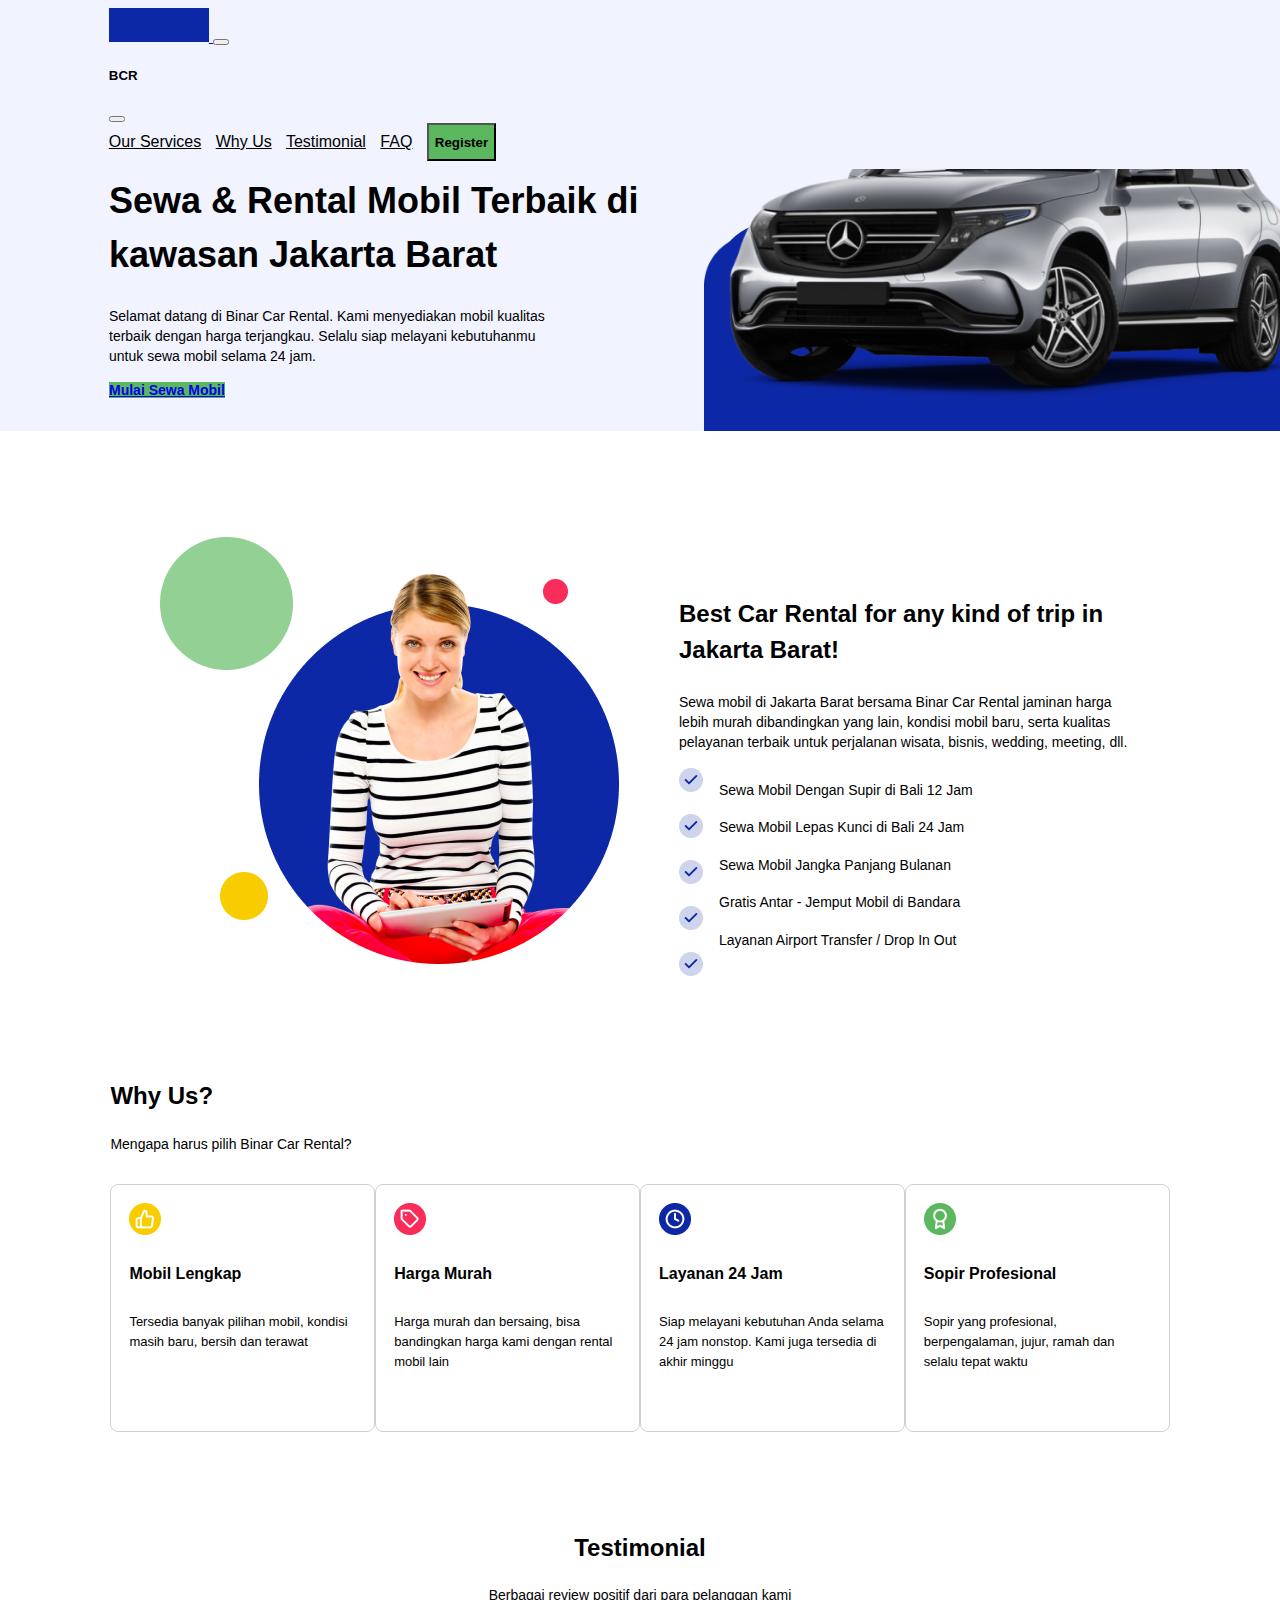
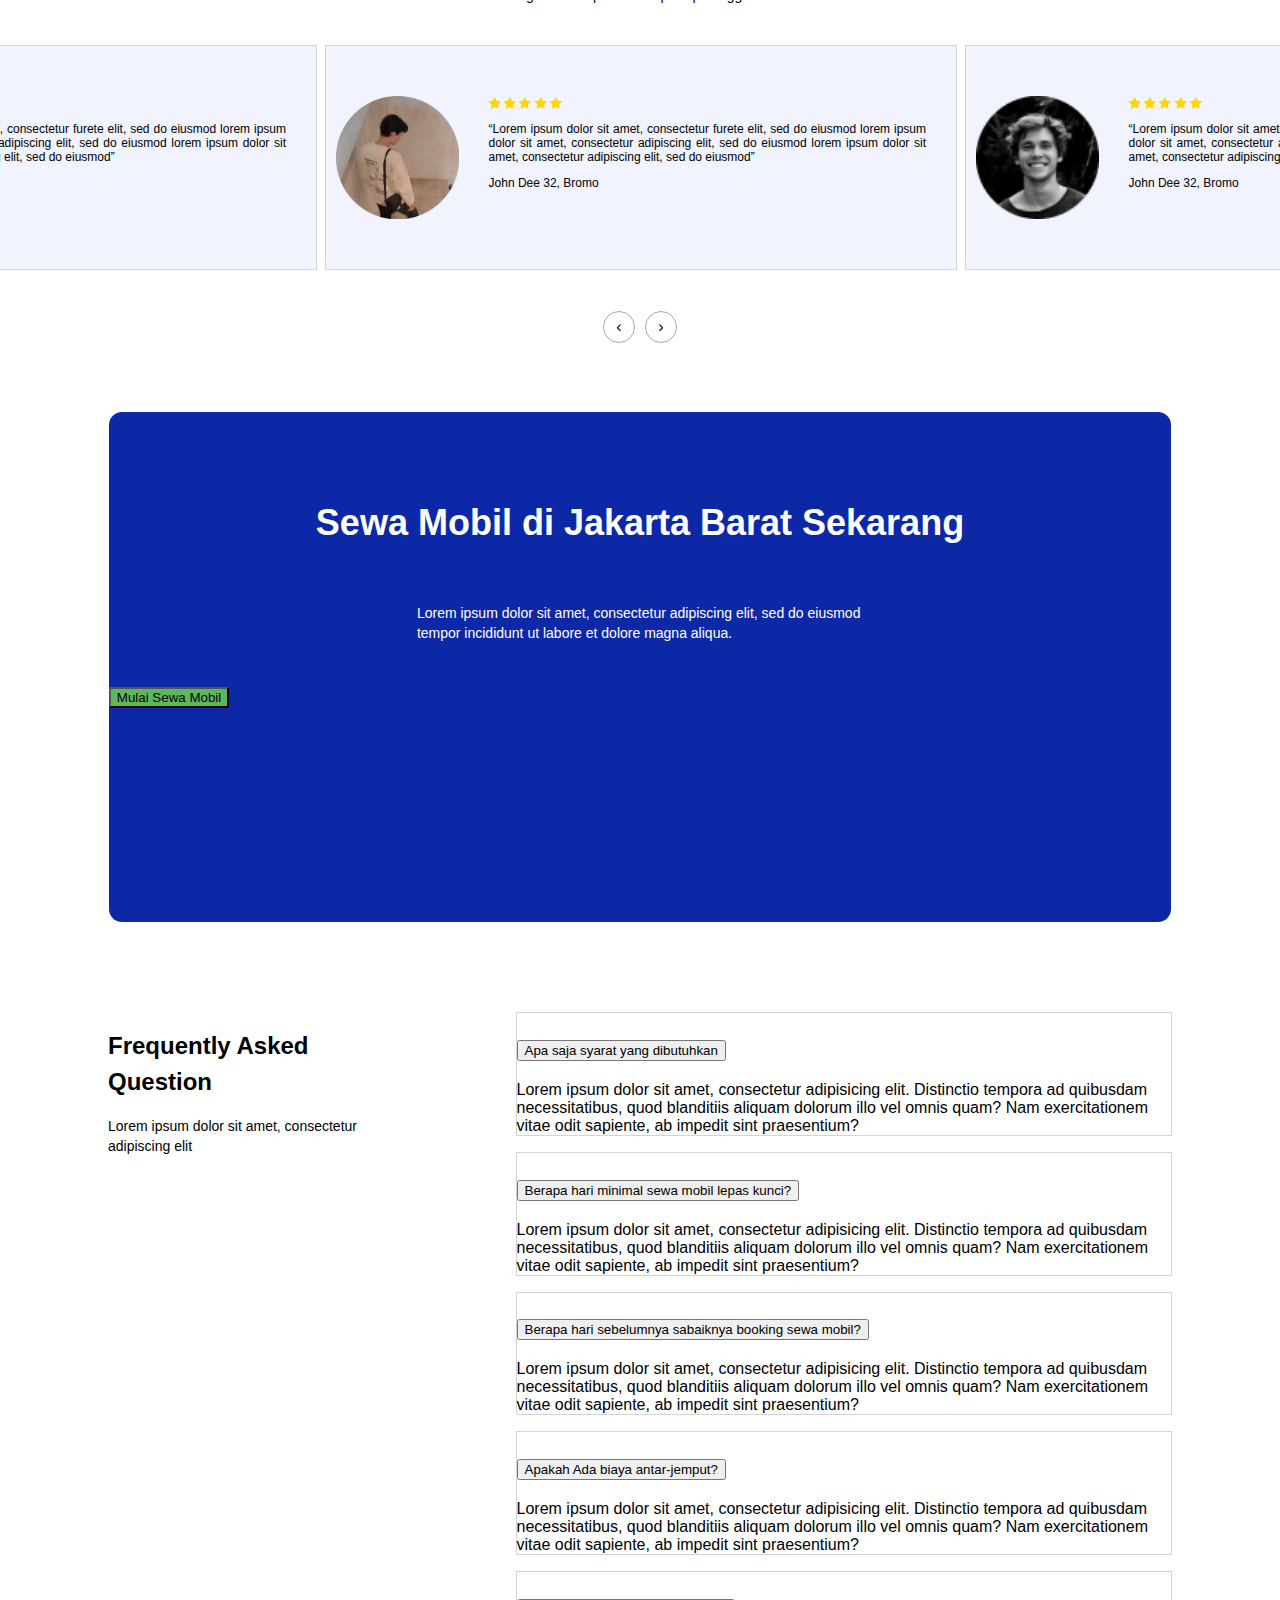
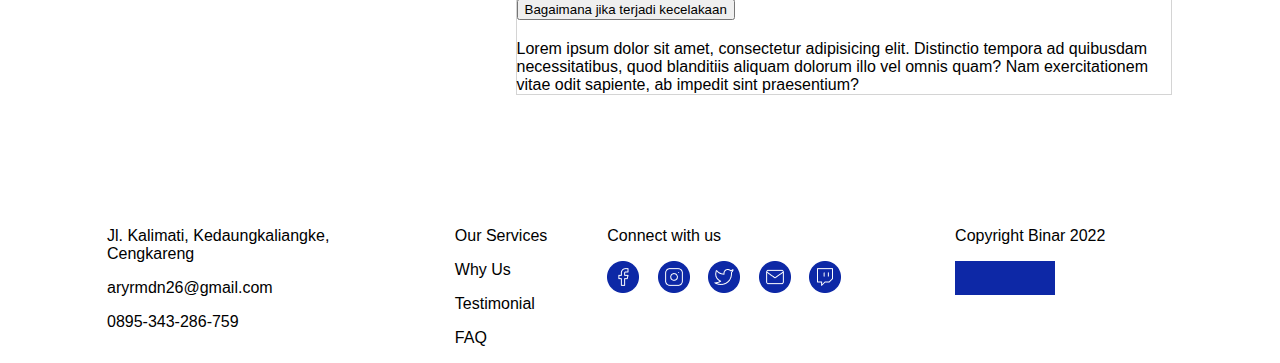
<file: public/index.html>
<!DOCTYPE html>
<html lang="en">
  <head>
    <!-- Required meta tags -->
    <meta charset="utf-8" />
    <meta name="viewport" content="width=device-width, initial-scale=1" />

    <!-- Bootstrap CSS -->
    <link href="https://cdn.jsdelivr.net/npm/bootstrap@5.1.3/dist/css/bootstrap.min.css" rel="stylesheet" integrity="sha384-1BmE4kWBq78iYhFldvKuhfTAU6auU8tT94WrHftjDbrCEXSU1oBoqyl2QvZ6jIW3" crossorigin="anonymous" />

    <!-- Bootstrap Icons -->
    <link rel="stylesheet" href="https://cdn.jsdelivr.net/npm/bootstrap-icons@1.8.1/font/bootstrap-icons.css" />

    <!-- My CSS -->
    <link rel="stylesheet" href="css/style.css" />

    <!-- Owl Carousel CSS -->
    <link rel="stylesheet" href="css/owl.carousel.min.css" />
    <link rel="stylesheet" href="css/owl.theme.default.min.css" />

    <title>Binar Academy - Challange 4</title>
  </head>
  <body>
    <!-- Navigation Bar -->
    <nav class="navbar navbar-expand-lg navbar-light" style="background-color: #f1f3ff">
      <div class="container-fluid navbar-rental">
        <a class="navbar-brand" href="#">
          <img src="images/logo.png" alt="" width="100" height="34" />
        </a>
        <button class="navbar-toggler" type="button" data-bs-toggle="offcanvas" data-bs-target="#offcanvasRight" aria-controls="offcanvasRight" aria-expanded="false" aria-label="Toggle navigation">
          <span class="navbar-toggler-icon"></span>
        </button>
        <div class="offcanvas offcanvas-end off-navbar" id="offcanvasRight" aria-labelledby="offcanvasRightLabel">
          <div class="offcanvas-header">
            <h5 id="offcanvasRightLabel"><strong>BCR</strong></h5>
            <button type="button" class="btn-close text-reset" data-bs-dismiss="offcanvas" aria-label="Close"></button>
          </div>
          <div class="offcanvas-body">
            <div class="navbar-nav ms-auto navigation">
              <a class="nav-link active" aria-current="page" href="#first-section">Our Services</a>
              <a class="nav-link" href="#second-section">Why Us</a>
              <a class="nav-link" href="#third-section">Testimonial</a>
              <a class="nav-link" href="#fourth-section">FAQ</a>
              <button class="btn btn-md text-white register" type="button" style="background-color: #5cb85f">Register</button>
            </div>
          </div>
        </div>
      </div>
    </nav>
    <!-- Akhir Navigation Bar -->

    <!-- Main Section -->
    <div class="main" style="background-color: #f1f3ff">
      <div class="container-fluid main-sect">
        <!--  -->
        <div class="box-desc">
          <h1 class="title-usaha">Sewa & Rental Mobil Terbaik di kawasan Jakarta Barat</h1>
          <p class="desc-usaha">Selamat datang di Binar Car Rental. Kami menyediakan mobil kualitas terbaik dengan harga terjangkau. Selalu siap melayani kebutuhanmu untuk sewa mobil selama 24 jam.</p>
          <a class="btn btn-sm btn-success button-sewa" href="/cars" style="background-color: #5cb85f" type="button">Mulai Sewa Mobil</a>
        </div>
        <!--  -->
        <div class="box-car">
          <img src="images/img_car.png" alt="" class="car-image" />
          <div class="background-blue"></div>
        </div>
        <!--  -->
      </div>
    </div>
    <!-- Akhir Main Section -->

    <!-- Our Services -->
    <div class="our" id="first-section">
      <div class="services">
        <div class="box-girl">
          <img src="images/img_services_girl.png" alt="" class="girl" />
        </div>
        <div class="box-kualitas">
          <h2 class="title-services">Best Car Rental for any kind of trip in Jakarta Barat!</h2>
          <p class="desc-services">
            Sewa mobil di Jakarta Barat bersama Binar Car Rental jaminan harga lebih murah dibandingkan yang lain, kondisi mobil baru, serta kualitas pelayanan terbaik untuk perjalanan wisata, bisnis, wedding, meeting, dll.
          </p>
          <div class="layanan">
            <div class="list">
              <div><img src="images/icon/Group_53.png" alt="" class="image-list" /></div>
              <div><img src="images/icon/Group_53.png" alt="" class="image-list" /></div>
              <div><img src="images/icon/Group_53.png" alt="" class="image-list" /></div>
              <div><img src="images/icon/Group_53.png" alt="" class="image-list" /></div>
              <div><img src="images/icon/Group_53.png" alt="" class="image-list" /></div>
            </div>
            <div class="keunggulan">
              <p>Sewa Mobil Dengan Supir di Bali 12 Jam</p>
              <p>Sewa Mobil Lepas Kunci di Bali 24 Jam</p>
              <p>Sewa Mobil Jangka Panjang Bulanan</p>
              <p>Gratis Antar - Jemput Mobil di Bandara</p>
              <p>Layanan Airport Transfer / Drop In Out</p>
            </div>
          </div>
        </div>
      </div>
    </div>
    <!-- Akhir Our Services -->

    <!-- Why Us Section -->
    <div class="why" id="second-section">
      <div class="title-why">
        <h2>Why Us?</h2>
        <p class="question">Mengapa harus pilih Binar Car Rental?</p>
      </div>
      <div class="why-us">
        <div class="card-why">
          <img src="images/icon/icon_complete.png" alt="" />
          <h5 class="card-title">Mobil Lengkap</h5>
          <p class="card-text">Tersedia banyak pilihan mobil, kondisi masih baru, bersih dan terawat</p>
        </div>
        <div class="card-why">
          <img src="images/icon/icon_price.png" alt="" />
          <h5 class="card-title">Harga Murah</h5>
          <p class="card-text">Harga murah dan bersaing, bisa bandingkan harga kami dengan rental mobil lain</p>
        </div>
        <div class="card-why">
          <img src="images/icon/icon_24hrs.png" alt="" />
          <h5 class="card-title">Layanan 24 Jam</h5>
          <p class="card-text">Siap melayani kebutuhan Anda selama 24 jam nonstop. Kami juga tersedia di akhir minggu</p>
        </div>
        <div class="card-why">
          <img src="images/icon/icon_professional.png" alt="" />
          <h5 class="card-title">Sopir Profesional</h5>
          <p class="card-text">Sopir yang profesional, berpengalaman, jujur, ramah dan selalu tepat waktu</p>
        </div>
      </div>
    </div>
    <!-- Akhir Why Us Section -->

    <!-- Testimonial Section -->
    <section class="testimoial" id="third-section">
      <div class="testi-slide" id="Testimonial">
        <h2>Testimonial</h2>
        <p>Berbagai review positif dari para pelanggan kami</p>
      </div>
      <div class="owl-carousel owl-theme">
        <div class="row">
          <div class="col-lg-12">
            <div class="card item">
              <div class="card-body">
                <div class="card-left img-card">
                  <img src="images/testimonials/arypati.png" class="rounded-circle" />
                </div>
                <div class="card-right">
                  <div class="faq-icon">
                    <i class="bi bi-star-fill"></i>
                    <i class="bi bi-star-fill"></i>
                    <i class="bi bi-star-fill"></i>
                    <i class="bi bi-star-fill"></i>
                    <i class="bi bi-star-fill"></i>
                  </div>
                  <p>“Lorem ipsum dolor sit amet, consectetur furete elit, sed do eiusmod lorem ipsum dolor sit amet, consectetur adipiscing elit, sed do eiusmod lorem ipsum dolor sit amet, consectetur adipiscing elit, sed do eiusmod”</p>
                  <p class="fw-bold">John Dee 32, Bromo</p>
                </div>
              </div>
            </div>
          </div>
        </div>
        <div class="row">
          <div class="col-lg-12">
            <div class="card item">
              <div class="card-body">
                <div class="card-left img-card">
                  <img src="images/testimonials/img_photo.png" />
                </div>
                <div class="card-right">
                  <div class="faq-icon">
                    <i class="bi bi-star-fill"></i>
                    <i class="bi bi-star-fill"></i>
                    <i class="bi bi-star-fill"></i>
                    <i class="bi bi-star-fill"></i>
                    <i class="bi bi-star-fill"></i>
                  </div>
                  <p>“Lorem ipsum dolor sit amet, consectetur furete elit, sed do eiusmod lorem ipsum dolor sit amet, consectetur adipiscing elit, sed do eiusmod lorem ipsum dolor sit amet, consectetur adipiscing elit, sed do eiusmod”</p>
                  <p class="fw-bold">John Dee 32, Bromo</p>
                </div>
              </div>
            </div>
          </div>
        </div>
        <div class="row">
          <div class="col-lg-12">
            <div class="card item">
              <div class="card-body">
                <div class="card-left img-card">
                  <img src="images/testimonials/img_photo2.png" />
                </div>
                <div class="card-right">
                  <div class="faq-icon">
                    <i class="bi bi-star-fill"></i>
                    <i class="bi bi-star-fill"></i>
                    <i class="bi bi-star-fill"></i>
                    <i class="bi bi-star-fill"></i>
                    <i class="bi bi-star-fill"></i>
                  </div>
                  <p>“Lorem ipsum dolor sit amet, consectetur furete elit, sed do eiusmod lorem ipsum dolor sit amet, consectetur adipiscing elit, sed do eiusmod lorem ipsum dolor sit amet, consectetur adipiscing elit, sed do eiusmod”</p>
                  <p class="fw-bold">John Dee 32, Bromo</p>
                </div>
              </div>
            </div>
          </div>
        </div>
      </div>
    </section>
    <!-- Akhir Testimonial Section -->

    <!-- Getting Started Section -->
    <div class="getting">
      <div class="container get text-center">
        <h1>Sewa Mobil di Jakarta Barat Sekarang</h1>
        <div class="p-blue">
          <p>Lorem ipsum dolor sit amet, consectetur adipiscing elit, sed do eiusmod tempor incididunt ut labore et dolore magna aliqua.</p>
        </div>
        <button class="btn btn-sm btn-success sewa" style="background-color: #5cb85f" type="button">Mulai Sewa Mobil</button>
      </div>
    </div>
    <!-- Akhir Getting Started Section -->

    <!-- Faq Section -->
    <div class="faqs" id="fourth-section">
      <div class="faq" id="fourth-section">
        <div class="box-faq">
          <h1>Frequently Asked Question</h1>
          <p>Lorem ipsum dolor sit amet, consectetur adipiscing elit</p>
        </div>
        <div class="box-acordion">
          <div class="accordion accordion-flush faq-content" id="accordionFlushExample">
            <div class="card">
              <div class="accordion-item">
                <h2 class="accordion-header" id="flush-headingOne">
                  <button class="accordion-button collapsed" type="button" data-bs-toggle="collapse" data-bs-target="#flush-collapseOne" aria-expanded="false" aria-controls="flush-collapseOne">Apa saja syarat yang dibutuhkan</button>
                </h2>
                <div id="flush-collapseOne" class="accordion-collapse collapse" aria-labelledby="flush-headingOne" data-bs-parent="#accordionFlushExample">
                  <div class="accordion-body">
                    Lorem ipsum dolor sit amet, consectetur adipisicing elit. Distinctio tempora ad quibusdam necessitatibus, quod blanditiis aliquam dolorum illo vel omnis quam? Nam exercitationem vitae odit sapiente, ab impedit sint
                    praesentium?
                  </div>
                </div>
              </div>
            </div>

            <div class="card">
              <div class="accordion-item">
                <h2 class="accordion-header" id="flush-headingTwo">
                  <button class="accordion-button collapsed" type="button" data-bs-toggle="collapse" data-bs-target="#flush-collapseTwo" aria-expanded="false" aria-controls="flush-collapseTwo">
                    Berapa hari minimal sewa mobil lepas kunci?
                  </button>
                </h2>
                <div id="flush-collapseTwo" class="accordion-collapse collapse" aria-labelledby="flush-headingTwo" data-bs-parent="#accordionFlushExample">
                  <div class="accordion-body">
                    Lorem ipsum dolor sit amet, consectetur adipisicing elit. Distinctio tempora ad quibusdam necessitatibus, quod blanditiis aliquam dolorum illo vel omnis quam? Nam exercitationem vitae odit sapiente, ab impedit sint
                    praesentium?
                  </div>
                </div>
              </div>
            </div>

            <div class="card">
              <div class="accordion-item">
                <h2 class="accordion-header" id="flush-headingThree">
                  <button class="accordion-button collapsed" type="button" data-bs-toggle="collapse" data-bs-target="#flush-collapseThree" aria-expanded="false" aria-controls="flush-collapseThree">
                    Berapa hari sebelumnya sabaiknya booking sewa mobil?
                  </button>
                </h2>
                <div id="flush-collapseThree" class="accordion-collapse collapse" aria-labelledby="flush-headingThree" data-bs-parent="#accordionFlushExample">
                  <div class="accordion-body">
                    Lorem ipsum dolor sit amet, consectetur adipisicing elit. Distinctio tempora ad quibusdam necessitatibus, quod blanditiis aliquam dolorum illo vel omnis quam? Nam exercitationem vitae odit sapiente, ab impedit sint
                    praesentium?
                  </div>
                </div>
              </div>
            </div>

            <div class="card">
              <div class="accordion-item">
                <h2 class="accordion-header" id="flush-headingFour">
                  <button class="accordion-button collapsed" type="button" data-bs-toggle="collapse" data-bs-target="#flush-collapseFour" aria-expanded="false" aria-controls="flush-collapseFour">Apakah Ada biaya antar-jemput?</button>
                </h2>
                <div id="flush-collapseFour" class="accordion-collapse collapse" aria-labelledby="flush-headingFour" data-bs-parent="#accordionFlushExample">
                  <div class="accordion-body">
                    Lorem ipsum dolor sit amet, consectetur adipisicing elit. Distinctio tempora ad quibusdam necessitatibus, quod blanditiis aliquam dolorum illo vel omnis quam? Nam exercitationem vitae odit sapiente, ab impedit sint
                    praesentium?
                  </div>
                </div>
              </div>
            </div>

            <div class="card">
              <div class="accordion-item">
                <h2 class="accordion-header" id="flush-headingFive">
                  <button class="accordion-button collapsed" type="button" data-bs-toggle="collapse" data-bs-target="#flush-collapseFive" aria-expanded="false" aria-controls="flush-collapseFive">Bagaimana jika terjadi kecelakaan</button>
                </h2>
                <div id="flush-collapseFive" class="accordion-collapse collapse" aria-labelledby="flush-headingFive" data-bs-parent="#accordionFlushExample">
                  <div class="accordion-body">
                    Lorem ipsum dolor sit amet, consectetur adipisicing elit. Distinctio tempora ad quibusdam necessitatibus, quod blanditiis aliquam dolorum illo vel omnis quam? Nam exercitationem vitae odit sapiente, ab impedit sint
                    praesentium?
                  </div>
                </div>
              </div>
            </div>
          </div>
        </div>
      </div>
      <!-- Akhir Faq Section -->

      <!-- Footer -->
      <div class="footer">
        <div class="foot">
          <div class="adress">
            <p>Jl. Kalimati, Kedaungkaliangke, Cengkareng</p>
            <p>aryrmdn26@gmail.com</p>
            <p>0895-343-286-759</p>
          </div>
          <div class="fitur">
            <p>Our Services</p>
            <p>Why Us</p>
            <p>Testimonial</p>
            <p>FAQ</p>
          </div>
          <div class="social-media">
            <p>Connect with us</p>
            <a href=""><img src="images/footer-icon/icon_facebook.png" alt="" /></a>
            <a href=""><img src="images/footer-icon/icon_instagram.png" alt="" /></a>
            <a href=""><img src="images/footer-icon/icon_twitter.png" alt="" /></a>
            <a href=""><img src="images/footer-icon/icon_mail.png" alt="" /></a>
            <a href=""><img src="images/footer-icon/icon_twitch.png" alt="" /></a>
          </div>
          <div class="copyright">
            <p>Copyright Binar 2022</p>
            <a href=""><img src="images/logo.png" alt="" /></a>
          </div>
        </div>
      </div>
    </div>
    <!-- Akhir Footer -->

    <!-- Optional JavaScript; choose one of the two! -->
    <!-- Option 1: Bootstrap Bundle with Popper -->
    <script src="https://cdn.jsdelivr.net/npm/bootstrap@5.1.3/dist/js/bootstrap.bundle.min.js" integrity="sha384-ka7Sk0Gln4gmtz2MlQnikT1wXgYsOg+OMhuP+IlRH9sENBO0LRn5q+8nbTov4+1p" crossorigin="anonymous"></script>

    <!-- Jquery Carousel -->
    <script src="js/jquery.min.js"></script>
    <script src="js/owl.carousel.min.js"></script>
    <script src="js/carousel.js"></script>
  </body>
</html>
</file>
<file: public/css/style.css>
body {
  margin: 0;
  padding: 0;
  font-family: Helvetica;
  font-style: normal;
}
.container {
  /* border: 1px solid black; */
  width: 100%;
}
.navbar-rental {
  /* border: 1px solid black; */
  width: 100%;
  padding: 0px;
}
/* Navbar */
.navbar {
  /* border: 1px solid black; */
  padding: 0.5em 6.8em;
  position: fixed;
  width: 100%;
  z-index: 999999999;
}
.nav-link {
  margin-right: 10px;
  color: black !important;
}
.off-navbar {
  width: 50%;
}
.register {
  height: 38px;
  margin-top: 0px;
  font-weight: bold;
}

/* Main Section */
.main {
  /* border: 1px solid black; */
  width: 100%;
  padding-top: 80px;
}
.main-sect {
  /* border: 1px solid black; */
  display: flex;
  justify-content: space-between;
  padding: 0px;
}
.box-desc {
  /* border: 1px solid black; */
  width: 45vw;
  padding-top: 70px;
  margin-left: 109px;
}
.title-usaha {
  font-weight: 700;
  font-size: 36px;
  line-height: 150%;
}
.desc-usaha {
  font-weight: 300;
  font-size: 14px;
  line-height: 20px;
  width: 35vw;
}
.button-sewa {
  align-self: center;
  font-weight: bold;
  font-size: 14px;
  line-height: 20px;
  margin-bottom: 50px;
}
.box-car {
  /* border: 1px solid black; */
  width: 45vw;
  position: relative;
  overflow: hidden;
}
.car-image {
  padding-right: 30px;
  position: relative;
  top: 15px;
  z-index: 999;
  width: 600px;
}
.background-blue {
  position: absolute;
  top: 142px;
  right: 0px;
  width: 44.2vw;
  height: 200px;
  background-color: #0d28a6;
  border-radius: 60px 0px 0px 0px;
}

/* Our Services */
/* .our {
      border: 1px solid black;
    } */
.services {
  /* border: 1px solid black; */
  display: flex;
  padding-top: 105px;
}
.box-girl {
  /* border: 1px solid black; */
  margin-left: 160px;
}
.box-girl img {
  width: 459px;
  height: 428px;
}
.box-kualitas {
  /* border: 1px solid black; */
  padding-left: 60px;
  padding-top: 40px;
}
.title-services {
  font-weight: 700;
  font-size: 24px;
  line-height: 36px;
  width: 40vw;
  margin-bottom: 24px;
}
.desc-services {
  font-weight: 300;
  font-size: 14px;
  line-height: 20px;
  width: 36vw;
  margin-bottom: 16px;
}
.layanan {
  display: flex;
}
.list {
  padding-right: 16px;
}
.image-list {
  margin-bottom: 18px;
}
.keunggulan p {
  margin-bottom: 21.5px;
  font-weight: 300;
  font-size: 14px;
}

/* Why Us Section */
.why {
  /* border: 1px solid black; */
  padding-top: 60px;
}
.title-why {
  /* border: 1px solid black; */
  margin: 0.5em 6.9em;
}
.title-why h2 {
  font-weight: 700;
  font-size: 24px;
  line-height: 36px;
}
.title-why .question {
  font-weight: 300;
  font-size: 14px;
  line-height: 20px;
  margin-bottom: 30px;
}
.why-us {
  /* border: 1px solid black; */
  overflow: hidden;
  margin: 0.5em 6.9em;
  display: flex;
  justify-content: space-between;
}
.card-why {
  border: 1px solid #d0d0d0;
  border-radius: 8px;
  padding: 18px;
  overflow: hidden;
  width: 245px;
  height: 210px;
}
.card-why h5 {
  font-weight: 700;
  font-size: 16px;
  line-height: 24px;
  margin-top: 23px;
}
.card-why p {
  font-weight: 300;
  font-size: 13px;
  line-height: 20px;
}

/* Testimonial Section */
.testimoial {
  /* border: 1px solid black; */
  padding-top: 70px;
}
.testi-slide h2 {
  font-weight: 700;
  font-size: 24px;
  line-height: 36px;
  text-align: center;
}
.testi-slide p {
  font-weight: 300;
  font-size: 14px;
  line-height: 20px;
  text-align: center;
  margin-bottom: 40px;
}
.card {
  border: 1px solid #f1f3ff;
}
.item {
  width: 100%;
  background-color: #f1f3ff;
  /* margin-right: 20; */
}
.row {
  margin: 0px 5px;
}
.card-left {
  width: 50%;
  height: 50%;
  margin: 50px 10px;
}
.card-right {
  text-align: justify;
  font-size: 12px;
  padding: 50px 30px 0 20px;
}
.card-right i {
  color: gold;
  padding-bottom: 10px;
}
.owl-carousel .card-body {
  display: flex;
  /* flex-direction: column; */
}

/* Getting Started Section */
.getting {
  /* border: 1px solid black; */
  padding: 4em 6.8em 0em 6.8em;
}
.get {
  height: 50vh;
  border-radius: 13px;
  background-color: #0d28a6;
  color: white;
  padding-top: 60px;
}
.get h1 {
  font-style: normal;
  font-weight: bold;
  font-size: 36px;
  line-height: 150%;
  text-align: center;
}
.p-blue {
  font-style: normal;
  font-weight: 300;
  font-size: 14px;
  line-height: 20px;
  padding-top: 15px;
  padding-bottom: 30px;
  width: 42%;
  margin: 0 auto;
}

/* FAQ Section */
.faqs {
  /* border: 1px solid black; */
  padding-top: 90px;
}
.faq {
  /* border: 1px solid black; */
  display: flex;
  padding: 0px 108px 0px 108px;
}
/* .box-faq {
      border: 1px solid black;
    } */
.box-faq h1 {
  /* border: 1px solid black; */
  font-weight: 700;
  font-size: 24px;
  line-height: 36px;
}
.box-faq p {
  /* border: 1px solid black; */
  font-weight: 300;
  font-size: 14px;
  line-height: 20px;
}
.box-acordion {
  /* border: 1px solid black; */
  padding-left: 100px;
  width: 67.6%;
}
.card {
  border: 1px solid #d4d4d4;
  margin-bottom: 16px;
}

/* Footer */
/* .footer {
      border: 1px solid black;
    } */
.foot {
  /* border: 1px solid black; */
  display: flex;
  padding: 100px 107px 0px 107px;
}
.adress {
  /* border: 1px solid black; */
  width: 27%;
}
.fitur {
  /* border: 1px solid black; */
  margin-left: 60px;
}
.social-media {
  /* border: 1px solid black; */
  width: 27%;
  margin-left: 60px;
}
.social-media a {
  margin-right: 14px;
}
.copyright {
  /* border: 1px solid black; */
  width: 20%;
  margin-left: 60px;
}

/* Tablet Version */
@media (max-width: 768px) {
  /* Navbar */
  /* .navbar-rental {
        border: 5px solid black;
      } */
  .navbar {
    padding: 0px;
  }
  .navbar-rental {
    /* border: 1px solid black; */
    width: 100%;
    padding: 12px;
  }
  .navigation {
    margin-top: -30px;
  }
  .register {
    width: 65%;
    height: 38px;
    margin-top: 0px;
    font-weight: bold;
  }
  /* Main Secton */
  .main {
    /* border: 1px solid black; */
    overflow: hidden;
    width: 100%;
  }
  .main-sect {
    /* border: 1px solid black; */
    display: flex;
    flex-direction: column;
  }
  .box-desc {
    /* border: 1px solid black; */
    width: 100%;
    padding-top: 0px;
    margin-left: 0px;
    padding-left: 12px;
  }
  .title-usaha {
    width: 85vw;
  }
  .desc-usaha {
    width: 92vw;
  }
  .button-sewa {
    margin-bottom: 24px;
  }
  .box-car {
    /* border: 1px solid black; */
    width: 100%;
    padding-left: 12px;
  }
  .car-image {
    /* border: 1px solid black; */
    position: relative;
    padding-right: 0px;
    width: 100%;
  }
  .background-blue {
    display: none;
  }

  /* Our Services */
  .our {
    width: 100%;
  }
  .services {
    /* border: 1px solid black; */
    display: flex;
    flex-direction: column;
    padding-top: 85px;
  }
  .box-girl {
    /* border: 1px solid black; */
    margin: auto;
  }
  .box-girl img {
    width: 252px;
    height: 228px;
  }

  .box-kualitas {
    /* border: 1px solid black; */
    width: 100%;
    padding: 12px;
    padding-top: 25px;
  }
  .title-services {
    font-weight: 700;
    font-size: 24px;
    line-height: 36px;
    width: 100%;
    margin-bottom: 24px;
  }
  .desc-services {
    width: 92vw;
    margin-bottom: 16px;
  }

  /* Why Us Section */
  .why {
    /* border: 1px solid black; */
    padding-top: 70px;
    width: 100%;
  }
  .title-why {
    /* border: 1px solid black; */
    margin: 0px;
    text-align: center;
  }
  .why-us {
    /* border: 1px solid black; */
    margin: 0px;
    display: flex;
    flex-direction: column;
    gap: 10px;
  }
  .card-why {
    border: 1px solid #d0d0d0;
    border-radius: 8px;
    padding: 28px;
    overflow: hidden;
    width: 93.5%;
    height: 200px;
    align-self: center;
  }
  .card-why p {
    font-weight: 300;
    font-size: 15px;
    line-height: 20px;
  }

  /* Testimonial Section */
  .item {
    /* border: 1px solid black; */
    margin-left: -5px;
    width: 103%;
  }
  .card-left {
    width: 30%;
    margin: 30px 35%;
  }

  .card-right {
    font-size: 12px;
    padding: 0 20px 30px 20px;
  }
  .card-right i {
    color: gold;
  }
  .faq-icon {
    text-align: center;
    padding-bottom: 20px;
  }
  .owl-carousel .card-body {
    display: flex;
    flex-direction: column;
  }

  /* Getting Started Section */
  .getting {
    /* border: 1px solid black; */
    padding: 12px;
  }
  .get {
    height: 400px;
    background-color: #0d28a6;
    margin-top: 60px;
    padding: 58px;
  }
  .get h1 {
    font-size: 24px;
    line-height: 36px;
  }
  .p-blue {
    padding-top: 15px;
    padding-bottom: 10px;
    width: 100%;
  }

  /* FAQ SEction */
  .faqs {
    /* border: 1px solid black; */
    padding-top: 80px;
  }
  .faq {
    /* border: 1px solid black; */
    display: flex;
    flex-direction: column;
    padding: 0px 12px 0px 12px;
  }
  /* .box-faq {
        border: 1px solid black;
      } */
  .box-faq h1 {
    /* border: 1px solid black; */
    font-weight: 700;
    font-size: 24px;
    line-height: 36px;
    text-align: center;
  }
  .box-faq p {
    /* border: 1px solid black; */
    font-weight: 300;
    font-size: 13.6px;
    line-height: 20px;
    text-align: center;
  }
  .box-acordion {
    /* border: 1px solid black; */
    padding-left: 0px;
    width: 100%;
  }
  .card {
    margin-bottom: 16px;
  }

  /* Footer */
  /* .footer {
        border: 1px solid black;
      } */
  .foot {
    display: flex;
    flex-direction: column;
    padding: 60px 0px 0px 0px;
  }
  .adress {
    /* border: 1px solid black; */
    padding: 0px 12px;
    width: 100%;
  }
  .fitur {
    /* border: 1px solid black; */
    font-weight: 600;
    font-size: 14px;
    padding: 0px 12px;
    margin-left: 0px;
  }
  .social-media {
    /* border: 1px solid black; */
    width: 100%;
    margin-left: 0px;
    padding: 0px 12px;
  }
  .social-media a {
    display: inline;
  }
  .copyright {
    /* border: 1px solid black; */
    width: 100%;
    margin-left: 0px;
    padding: 15px 12px;
  }
}

/* Tablet Version */
@media (max-width: 768px) {
  /* Why Us */
  .card-why {
    border: 1px solid #d0d0d0;
    border-radius: 8px;
    padding: 28px;
    overflow: hidden;
    width: 97%;
    height: 200px;
    align-self: center;
  }
  /* Testimonial */
  .item {
    /* border: 1px solid black; */
    margin-left: -5px;
    width: 101.5%;
    height: 88%;
  }
  .card-left {
    width: 15%;
    margin: 20px auto;
  }
  /* Getting Started Section */
  .getting {
    /* border: 1px solid black; */
    padding: 12px;
  }
  .get {
    height: 280px;
    background-color: #0d28a6;
    margin: 0px auto;
    padding: 58px;
  }
  .get h1 {
    /* border: 1px solid black; */
    font-size: 24px;
    line-height: 36px;
  }
  .p-blue {
    /* border: 1px solid black; */
    padding-top: 15px;
    padding-bottom: 10px;
    width: 100%;
  }
}

/* Mobile Version */
@media (max-width: 576px) {
  /* Navbar */
  /* .navbar-rental {
        border: 5px solid black;
      } */
  .navbar {
    padding: 0px;
  }
  .navbar-rental {
    /* border: 1px solid black; */
    width: 100%;
    padding: 12px;
  }
  .navigation {
    margin-top: -30px;
  }
  .register {
    width: 65%;
    height: 38px;
    margin-top: 0px;
    font-weight: bold;
  }
  /* Main Secton */
  .main {
    /* border: 1px solid black; */
    overflow: hidden;
    width: 100%;
  }
  .main-sect {
    /* border: 1px solid black; */
    display: flex;
    flex-direction: column;
  }
  .box-desc {
    /* border: 1px solid black; */
    width: 100%;
    padding-top: 0px;
    margin-left: 0px;
    padding-left: 12px;
  }
  .title-usaha {
    width: 85vw;
  }
  .desc-usaha {
    width: 92vw;
  }
  .button-sewa {
    margin-bottom: 24px;
  }
  .box-car {
    /* border: 1px solid black; */
    width: 100%;
    padding-left: 12px;
  }
  .car-image {
    /* border: 1px solid black; */
    position: relative;
    padding-right: 0px;
    width: 100%;
  }
  .background-blue {
    display: none;
  }

  /* Our Services */
  .our {
    width: 100%;
  }
  .services {
    /* border: 1px solid black; */
    display: flex;
    flex-direction: column;
    padding-top: 85px;
  }
  .box-girl {
    /* border: 1px solid black; */
    margin: auto;
  }
  .box-girl img {
    width: 252px;
    height: 228px;
  }

  .box-kualitas {
    /* border: 1px solid black; */
    width: 100%;
    padding: 12px;
    padding-top: 25px;
  }
  .title-services {
    font-weight: 700;
    font-size: 24px;
    line-height: 36px;
    width: 100%;
    margin-bottom: 24px;
  }
  .desc-services {
    width: 92vw;
    margin-bottom: 16px;
  }

  /* Why Us Section */
  .why {
    /* border: 1px solid black; */
    padding-top: 70px;
    width: 100%;
  }
  .title-why {
    /* border: 1px solid black; */
    margin: 0px;
    text-align: center;
  }
  .why-us {
    /* border: 1px solid black; */
    margin: 0px;
    display: flex;
    flex-direction: column;
    gap: 10px;
  }
  .card-why {
    border: 1px solid #d0d0d0;
    border-radius: 8px;
    padding: 28px;
    overflow: hidden;
    width: 93.5%;
    height: 200px;
    align-self: center;
  }
  .card-why p {
    font-weight: 300;
    font-size: 15px;
    line-height: 20px;
  }

  /* Testimonial Section */
  .item {
    /* border: 1px solid black; */
    margin-left: -5px;
    width: 103%;
  }
  .card-left {
    width: 30%;
    margin: 30px 35%;
  }

  .card-right {
    font-size: 12px;
    padding: 0 20px 30px 20px;
  }
  .card-right i {
    color: gold;
  }
  .faq-icon {
    text-align: center;
    padding-bottom: 20px;
  }
  .owl-carousel .card-body {
    display: flex;
    flex-direction: column;
  }

  /* Getting Started Section */
  .getting {
    /* border: 1px solid black; */
    padding: 12px;
  }
  .get {
    height: 400px;
    background-color: #0d28a6;
    margin-top: 60px;
    padding: 58px;
  }
  .get h1 {
    font-size: 24px;
    line-height: 36px;
  }
  .p-blue {
    padding-top: 15px;
    padding-bottom: 10px;
    width: 100%;
  }

  /* FAQ SEction */
  .faqs {
    /* border: 1px solid black; */
    padding-top: 80px;
  }
  .faq {
    /* border: 1px solid black; */
    display: flex;
    flex-direction: column;
    padding: 0px 12px 0px 12px;
  }
  /* .box-faq {
        border: 1px solid black;
      } */
  .box-faq h1 {
    /* border: 1px solid black; */
    font-weight: 700;
    font-size: 24px;
    line-height: 36px;
    text-align: center;
  }
  .box-faq p {
    /* border: 1px solid black; */
    font-weight: 300;
    font-size: 13.6px;
    line-height: 20px;
    text-align: center;
  }
  .box-acordion {
    /* border: 1px solid black; */
    padding-left: 0px;
    width: 100%;
  }
  .card {
    margin-bottom: 16px;
  }

  /* Footer */
  /* .footer {
        border: 1px solid black;
      } */
  .foot {
    display: flex;
    flex-direction: column;
    padding: 60px 0px 0px 0px;
  }
  .adress {
    /* border: 1px solid black; */
    padding: 0px 12px;
    width: 100%;
  }
  .fitur {
    /* border: 1px solid black; */
    font-weight: 600;
    font-size: 14px;
    padding: 0px 12px;
    margin-left: 0px;
  }
  .social-media {
    /* border: 1px solid black; */
    width: 100%;
    margin-left: 0px;
    padding: 0px 12px;
  }
  .social-media a {
    display: inline;
  }
  .copyright {
    /* border: 1px solid black; */
    width: 100%;
    margin-left: 0px;
    padding: 15px 12px;
  }
  .form-search {
    font-style: normal;
    font-weight: 300;
    font-size: 14px;
    line-height: 18px;
    display: flex;
    flex-direction: column;
    justify-content: center;
    gap: 10px;
  }
  .driver {
    width: 100% !important;
  }
  .tanggal {
    width: 100% !important;
  }
  .waktu {
    width: 100% !important;
  }
  .penumpang {
    width: 100% !important;
  }
  .tombol-search button {
    width: 100% !important;
    background-color: #5cb85f;
  }
}

/* Cari Mobil */
.container #cari-mobil {
  border: 5px solid black;
  width: 80%;
}

.container #cm-search {
  /* border: 1px solid black; */
  width: 90%;
  box-shadow: 2px 3px 5px 0px #777777;
  z-index: 999;
  margin-top: -40px;
}

.form-search {
  font-style: normal;
  font-weight: 300;
  font-size: 14px;
  line-height: 18px;
  display: flex;
  justify-content: center;
  gap: 10px;
}

.form-select,
.form-control {
  font-style: normal;
  font-weight: 300;
  font-size: 14px;
  line-height: 18px;
}

input[type='date']::before {
  content: attr(placeholder);
  position: absolute;
  color: black;
}

input[type='date'] {
  color: #ffffff;
}

input[type='date']:focus,
input[type='date']:valid {
  color: #666666;
}

input[type='date']:focus::before,
input[type='date']:valid::before {
  content: '';
}

.tombol-search {
  margin-top: 34px;
}
.tombol-search button {
  background-color: #5cb85f;
}
</file>
